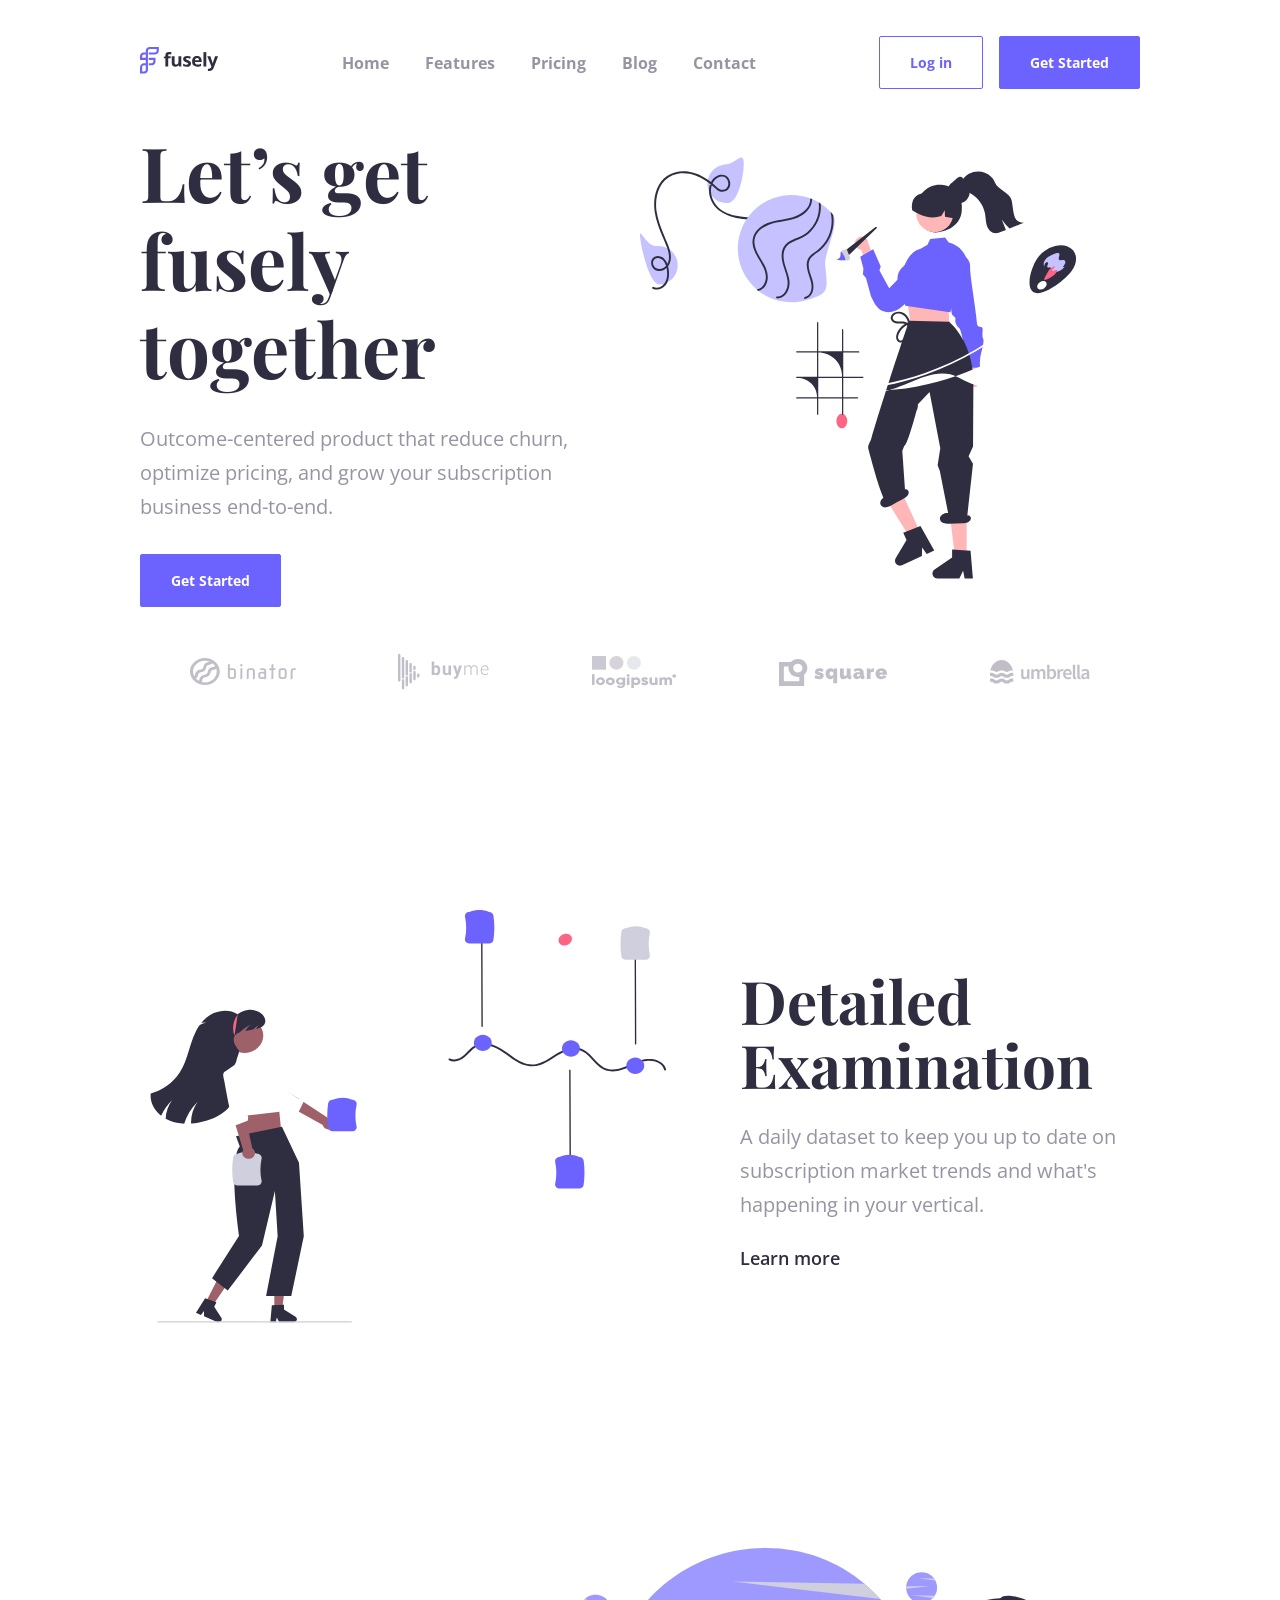
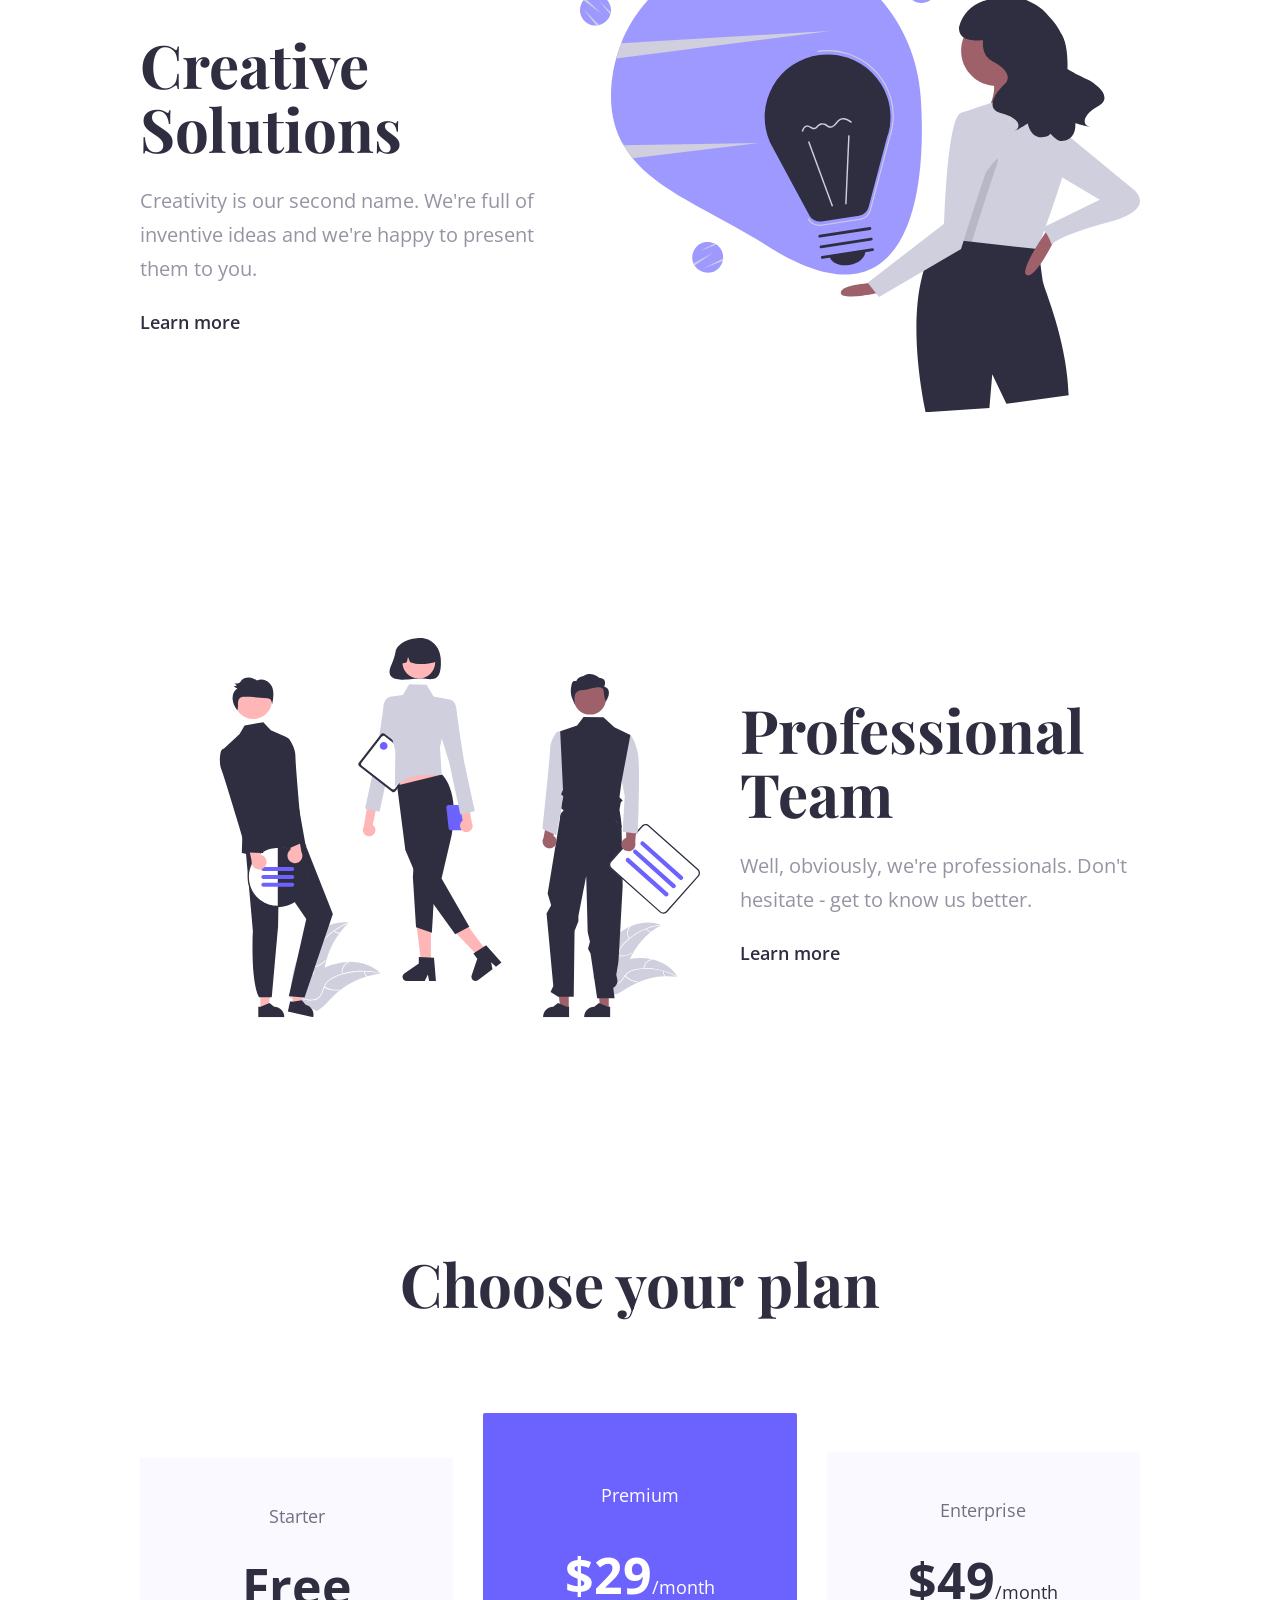
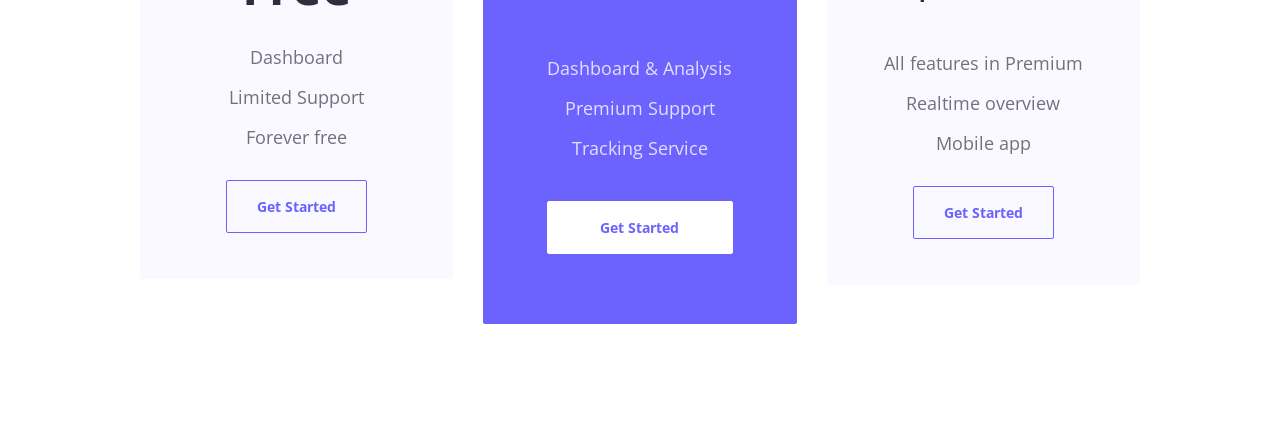
<file: figma/index.html>
<!DOCTYPE html>
<html lang="en">
<head>
    <meta charset="UTF-8">
    <meta name="viewport" content="width=device-width, initial-scale=1.0">
    <title>Fusely</title>
    <link rel="preconnect" href="https://fonts.googleapis.com">
    <link rel="preconnect" href="https://fonts.gstatic.com" crossorigin>
    <link href="https://fonts.googleapis.com/css2?family=Open+Sans:wght@400;600;700&family=Playfair+Display:wght@700&display=swap" rel="stylesheet">
    <link rel="stylesheet" href="./css/container.css">
    <link rel="stylesheet" href="./css/style.css">
</head>
<body>

<header class="container">
    <a href="index.html">
        <img src="./images/fusely-logo.svg" alt="Fusely">
    </a>

    <nav>
        <ul class="nav-links">
            <li><a href="#">Home</a></li>
            <li><a href="#">Features</a></li>
            <li><a href="#pricing">Pricing</a></li>
            <li><a href="#">Blog</a></li>
            <li><a href="#">Contact</a></li>
        </ul>
    </nav>

    <div class="actions">
        <a href="#" class="btn btn-primary">Log in</a>
        <a href="#" class="btn btn-secondary">Get Started</a>
    </div>

    <div class="burger-menu-icon">
        <div class="line"></div>
        <div class="line"></div>
        <div class="line"></div>
    </div>
</header>

<section class="container hero-section">
    <div class="hero-content">
        <h2>Let’s get fusely together</h2>
        <p>Outcome-centered product that reduce churn, optimize pricing, and grow your subscription business end-to-end.</p>
        <a href="#" class="btn btn-secondary">Get Started</a>
    </div>

    <figure>
        <img src="./images/hero-image.svg" alt="Hero Image">
    </figure>
</section>

<section class="small-container partners-section">
    <img src="./images/binator-logo.svg" alt="Binator">
    <img src="./images/buyme-logo.svg" alt="Buyme">
    <img src="./images/loogipsum-logo.svg" alt="Loogipsum">
    <img src="./images/square-logo.svg" alt="Square">
    <img src="./images/umbrella-logo.svg" alt="Umbrella">
</section>

<section class="small-container partners-section-mobile">
    <div class="row-1">
        <img src="./images/binator-logo.svg" alt="Binator">
        <img src="./images/buyme-logo.svg" alt="Buyme">
        <img src="./images/loogipsum-logo.svg" alt="Loogipsum">
    </div>

    <div class="row-2">
        <img src="./images/square-logo.svg" alt="Square">
        <img src="./images/umbrella-logo.svg" alt="Umbrella">
    </div>
</section>

<section class="container features-section">
    <figure class="features-banner-wrapper">
        <img src="./images/Illustration.svg" alt="Illustration">
    </figure>

    <div class="features-content">
        <h4>Detailed Examination</h4>
        <p>A daily dataset to keep you up to date on subscription market trends and what's happening in your vertical.</p>
        <a href="#">Learn more</a>
    </div>
</section>

<section class="container features-section row-reverse">
    <figure class="features-banner-wrapper">
        <img src="./images/undraw_new_ideas_jdea.svg" alt="Creative Solutions">
    </figure>

    <div class="features-content">
        <h4>Creative Solutions</h4>
        <p>Creativity is our second name. We're full of inventive ideas and we're happy to present them to you.</p>
        <a href="#">Learn more</a>
    </div>
</section>

<section class="container features-section">
    <figure class="features-banner-wrapper">
        <img src="./images/undraw_team.svg" alt="Professional Team">
    </figure>

    <div class="features-content">
        <h4>Professional Team</h4>
        <p>Well, obviously, we're professionals. Don't hesitate - get to know us better.</p>
        <a href="#">Learn more</a>
    </div>
</section>

<section class="container pricing-section" id="pricing">
    <h2>Choose your plan</h2>

    <div class="pricing-cards">

        <div class="pricing-card">
            <p class="plan-name">Starter</p>

            <h3>Free</h3>

            <div class="plan-features">
                <p>Dashboard</p>
                <p>Limited Support</p>
                <p>Forever free</p>
            </div>

            <a href="#" class="plan-btn">Get Started</a>
        </div>

        <div class="pricing-card premium">
            <p class="plan-name">Premium</p>

            <h3>$29<span>/month</span></h3>

            <div class="plan-features">
                <p>Dashboard & Analysis</p>
                <p>Premium Support</p>
                <p>Tracking Service</p>
            </div>

            <a href="#" class="plan-btn">Get Started</a>
        </div>

        <div class="pricing-card">
            <p class="plan-name">Enterprise</p>

            <h3>$49<span>/month</span></h3>

            <div class="plan-features">
                <p>All features in Premium</p>
                <p>Realtime overview</p>
                <p>Mobile app</p>
            </div>

            <a href="#" class="plan-btn">Get Started</a>
        </div>

    </div>
</section>

</body>
</html>
</file>
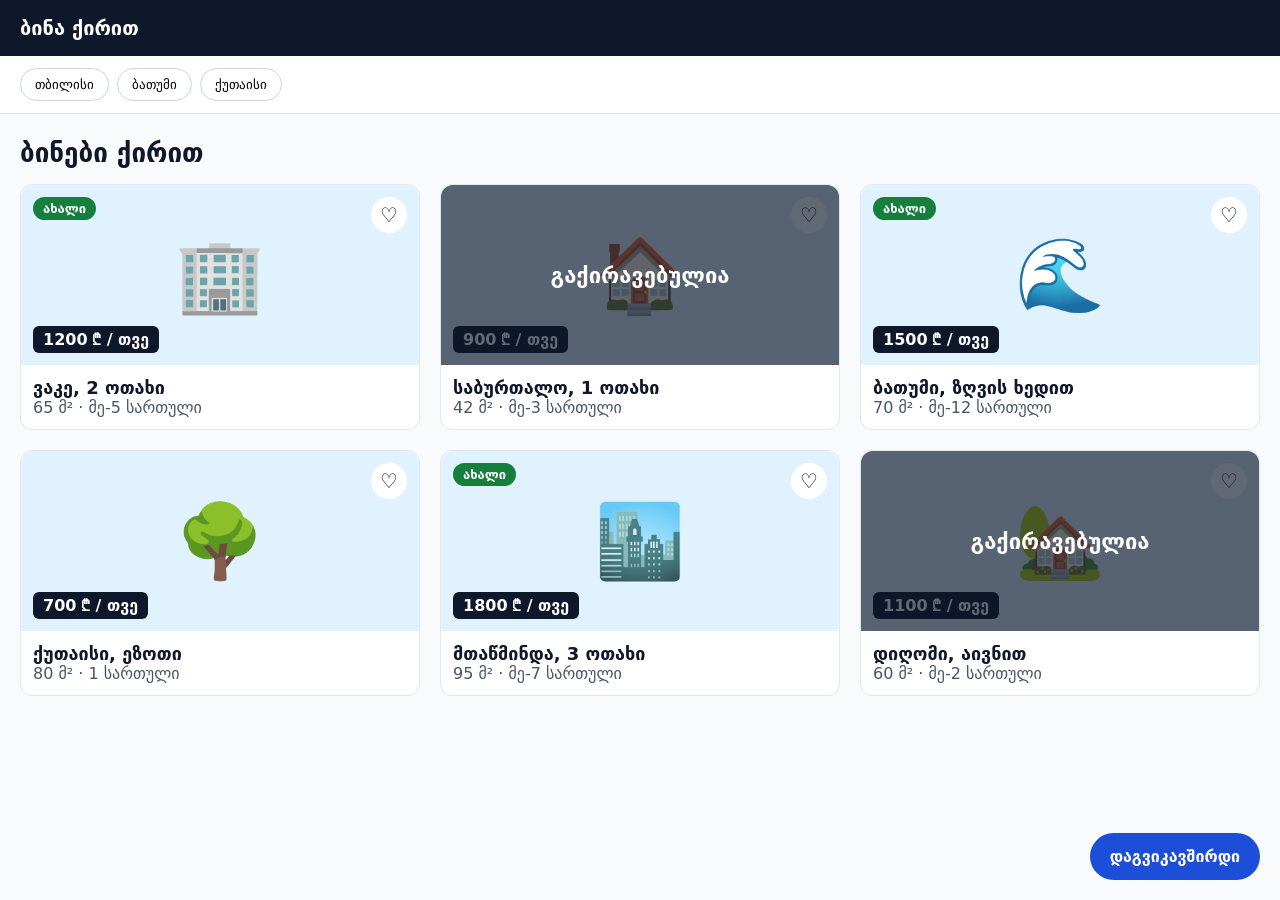
<file: homework/index.html>
<!DOCTYPE html>
<html lang="ka">
<head>
    <meta charset="UTF-8">
    <meta name="viewport" content="width=device-width, initial-scale=1.0">
    <title>ბინები ქირით</title>
    <link rel="stylesheet" href="style.css">
</head>
<body>
<header class="site-header">
    <p class="site-header__logo">ბინა ქირით</p>
</header>

<nav class="filters" aria-label="ქალაქები">
    <button class="filters__btn" type="button">თბილისი</button>
    <button class="filters__btn" type="button">ბათუმი</button>
    <button class="filters__btn" type="button">ქუთაისი</button>
</nav>

<main class="listings">
    <h1 class="listings__title">ბინები ქირით</h1>

    <div class="listings__grid">
        <article class="listing">
            <div class="listing__media">
                <div class="listing__photo" aria-hidden="true">🏢</div>
                <span class="listing__badge">ახალი</span>
                <button class="listing__fav" type="button" aria-label="რჩეულებში დამატება">♡</button>
                <p class="listing__price">1200 ₾ / თვე</p>
            </div>
            <h2 class="listing__title">ვაკე, 2 ოთახი</h2>
            <p class="listing__info">65 მ² · მე-5 სართული</p>
        </article>

        <article class="listing">
            <div class="listing__media">
                <div class="listing__photo" aria-hidden="true">🏠</div>
                <button class="listing__fav" type="button" aria-label="რჩეულებში დამატება">♡</button>
                <p class="listing__price">900 ₾ / თვე</p>
                <p class="listing__rented">გაქირავებულია</p>
            </div>
            <h2 class="listing__title">საბურთალო, 1 ოთახი</h2>
            <p class="listing__info">42 მ² · მე-3 სართული</p>
        </article>

        <article class="listing">
            <div class="listing__media">
                <div class="listing__photo" aria-hidden="true">🌊</div>
                <span class="listing__badge">ახალი</span>
                <button class="listing__fav" type="button" aria-label="რჩეულებში დამატება">♡</button>
                <p class="listing__price">1500 ₾ / თვე</p>
            </div>
            <h2 class="listing__title">ბათუმი, ზღვის ხედით</h2>
            <p class="listing__info">70 მ² · მე-12 სართული</p>
        </article>

        <article class="listing">
            <div class="listing__media">
                <div class="listing__photo" aria-hidden="true">🌳</div>
                <button class="listing__fav" type="button" aria-label="რჩეულებში დამატება">♡</button>
                <p class="listing__price">700 ₾ / თვე</p>
            </div>
            <h2 class="listing__title">ქუთაისი, ეზოთი</h2>
            <p class="listing__info">80 მ² · 1 სართული</p>
        </article>

        <article class="listing">
            <div class="listing__media">
                <div class="listing__photo" aria-hidden="true">🏙️</div>
                <span class="listing__badge">ახალი</span>
                <button class="listing__fav" type="button" aria-label="რჩეულებში დამატება">♡</button>
                <p class="listing__price">1800 ₾ / თვე</p>
            </div>
            <h2 class="listing__title">მთაწმინდა, 3 ოთახი</h2>
            <p class="listing__info">95 მ² · მე-7 სართული</p>
        </article>

        <article class="listing">
            <div class="listing__media">
                <div class="listing__photo" aria-hidden="true">🏡</div>
                <button class="listing__fav" type="button" aria-label="რჩეულებში დამატება">♡</button>
                <p class="listing__price">1100 ₾ / თვე</p>
                <p class="listing__rented">გაქირავებულია</p>
            </div>
            <h2 class="listing__title">დიღომი, აივნით</h2>
            <p class="listing__info">60 მ² · მე-2 სართული</p>
        </article>
    </div>
</main>

<a class="contact-btn" href="mailto:info@example.com">დაგვიკავშირდი</a>
</body>
</html>
</file>
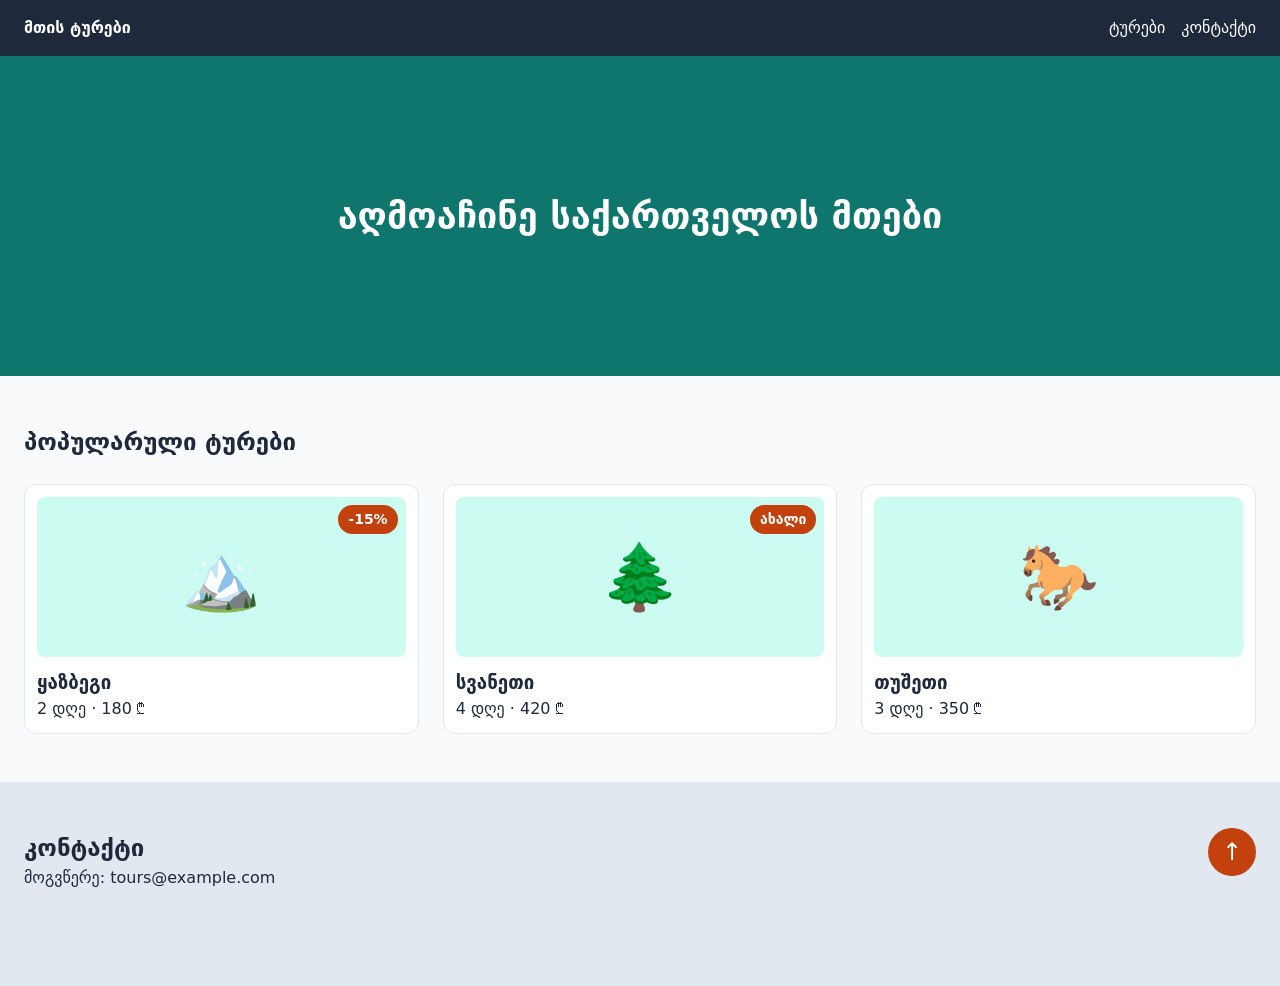
<file: live-coding/index.html>
<!DOCTYPE html>
<html lang="ka">
<head>
    <meta charset="UTF-8">
    <meta name="viewport" content="width=device-width, initial-scale=1.0">
    <title>მთის ტურები</title>
    <link rel="stylesheet" href="style.css">
</head>
<body>
<header class="header">
    <p class="header__logo">მთის ტურები</p>
    <nav class="header__nav" aria-label="მთავარი მენიუ">
        <a class="header__link" href="#tours">ტურები</a>
        <a class="header__link" href="#contact">კონტაქტი</a>
    </nav>
</header>
<main>
    <section class="hero">
        <h1 class="hero__title">აღმოაჩინე საქართველოს მთები</h1>
    </section>
    <section class="tours" id="tours">
        <h2 class="tours__title">პოპულარული ტურები</h2>
        <div class="tours__grid">
            <article class="tour">
                <div class="tour__image" aria-hidden="true">🏔️</div>
                <h3 class="tour__name">ყაზბეგი</h3>
                <p class="tour__info">2 დღე · 180 ₾</p>
                <span class="tour__badge">-15%</span>
            </article>
            <article class="tour">
                <div class="tour__image" aria-hidden="true">🌲</div>
                <h3 class="tour__name">სვანეთი</h3>
                <p class="tour__info">4 დღე · 420 ₾</p>
                <span class="tour__badge">ახალი</span>
            </article>
            <article class="tour">
                <div class="tour__image" aria-hidden="true">🐎</div>
                <h3 class="tour__name">თუშეთი</h3>
                <p class="tour__info">3 დღე · 350 ₾</p>
            </article>
        </div>
    </section>
    <section class="contact" id="contact">
        <h2 class="contact__title">კონტაქტი</h2>
        <p class="contact__text">მოგვწერე: tours@example.com</p>
    </section>
</main>
<a class="to-top" href="#top" aria-label="გვერდის დასაწყისში დაბრუნება">↑</a>
</body>
</html>
</file>
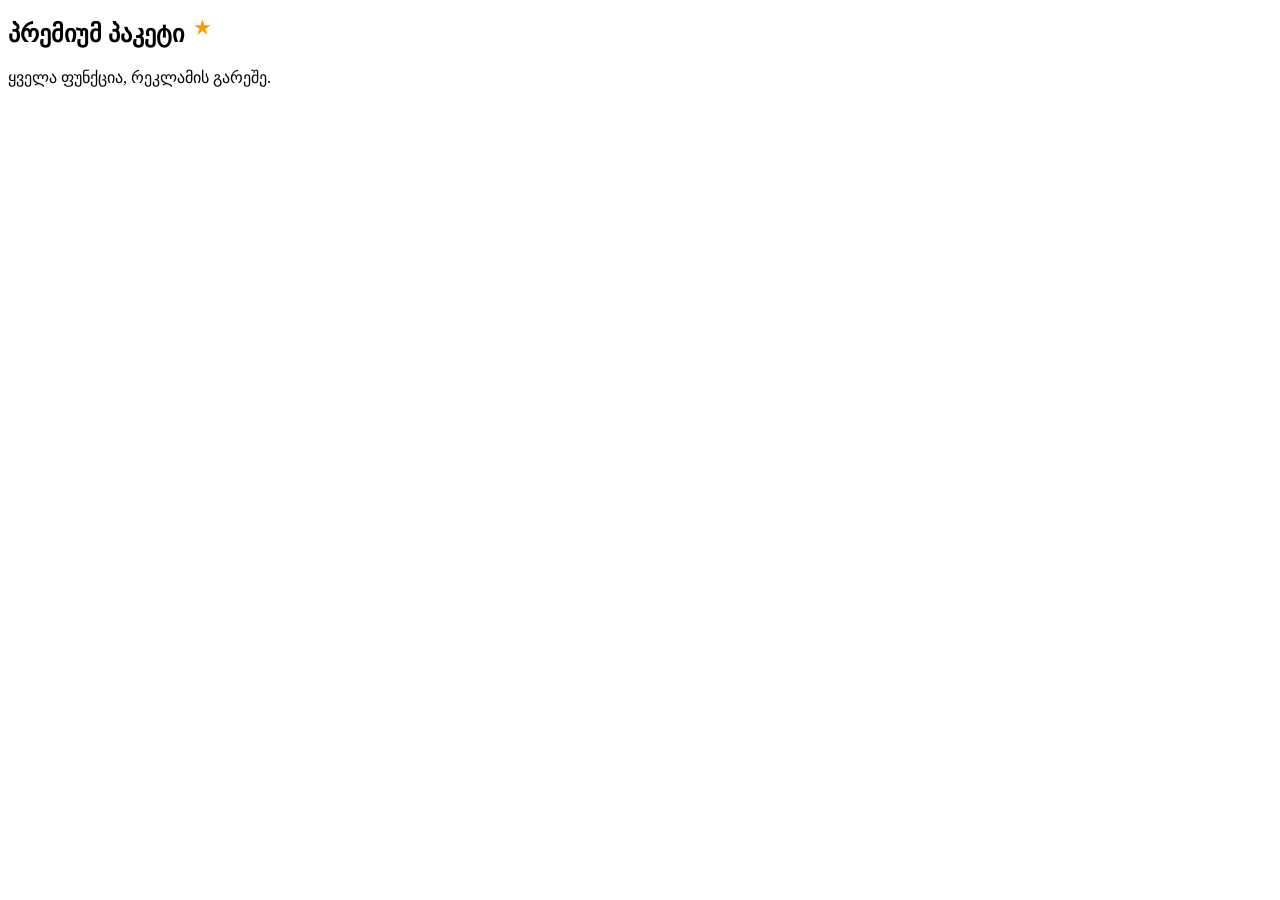
<file: mini-1/index.html>
<!DOCTYPE html>
<html lang="ka">
<head>
    <meta charset="UTF-8">
    <meta name="viewport" content="width=device-width, initial-scale=1.0">
    <title>Mini Exercise 1</title>
    <link rel="stylesheet" href="style.css">
</head>
<body>
<h2 class="plan">პრემიუმ პაკეტი <span class="plan__star">★</span></h2>
<p class="plan__text">ყველა ფუნქცია, რეკლამის გარეშე.</p>
</body>
</html>
</file>
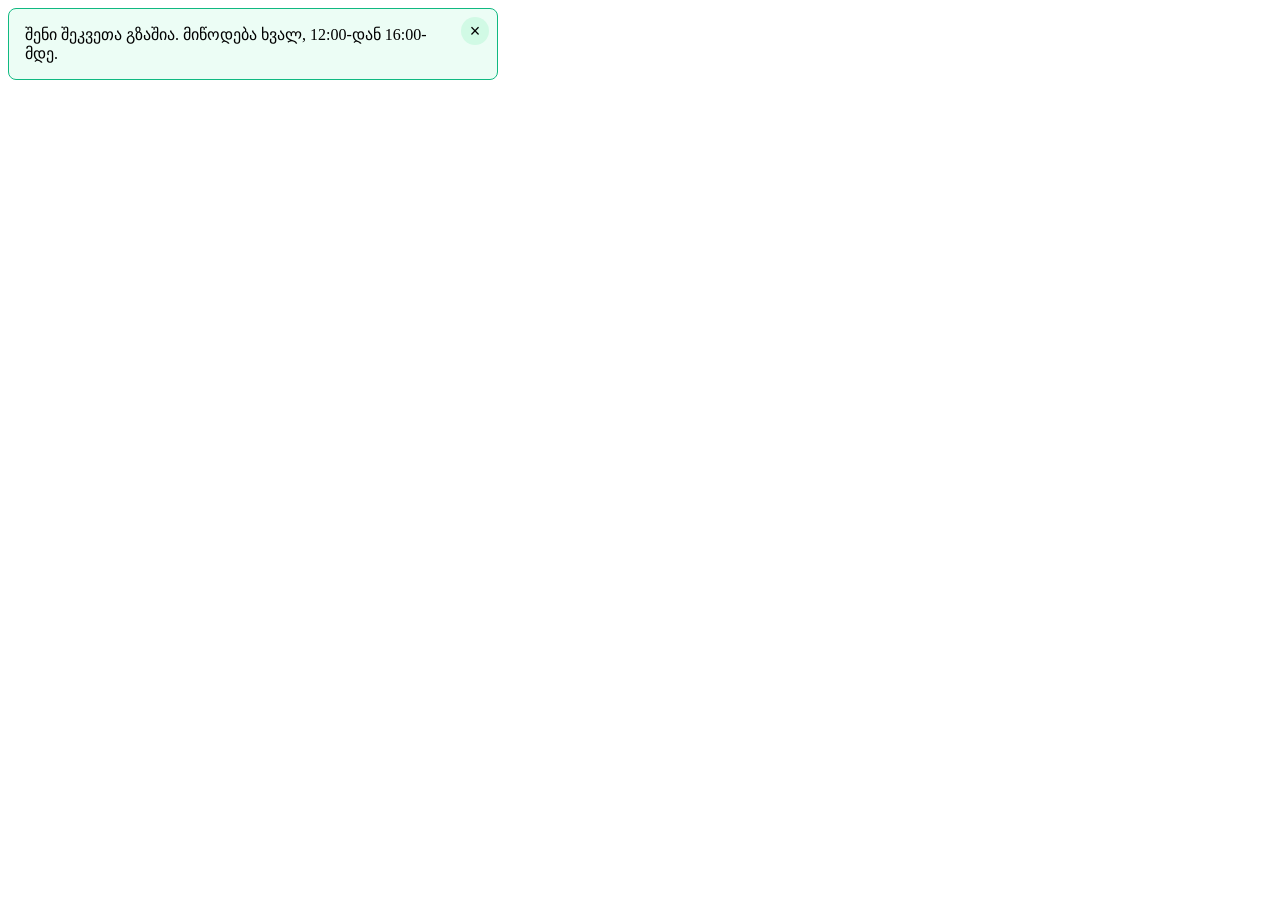
<file: mini-2/index.html>
<!DOCTYPE html>
<html lang="ka">
<head>
    <meta charset="UTF-8">
    <meta name="viewport" content="width=device-width, initial-scale=1.0">
    <title>Mini Exercise 2</title>
    <link rel="stylesheet" href="style.css">
</head>
<body>
<div class="notice">
    <p class="notice__text">შენი შეკვეთა გზაშია. მიწოდება ხვალ, 12:00-დან 16:00-მდე.</p>
    <button class="notice__close" type="button" aria-label="შეტყობინების დახურვა">×</button>
</div>
</body>
</html>
</file>
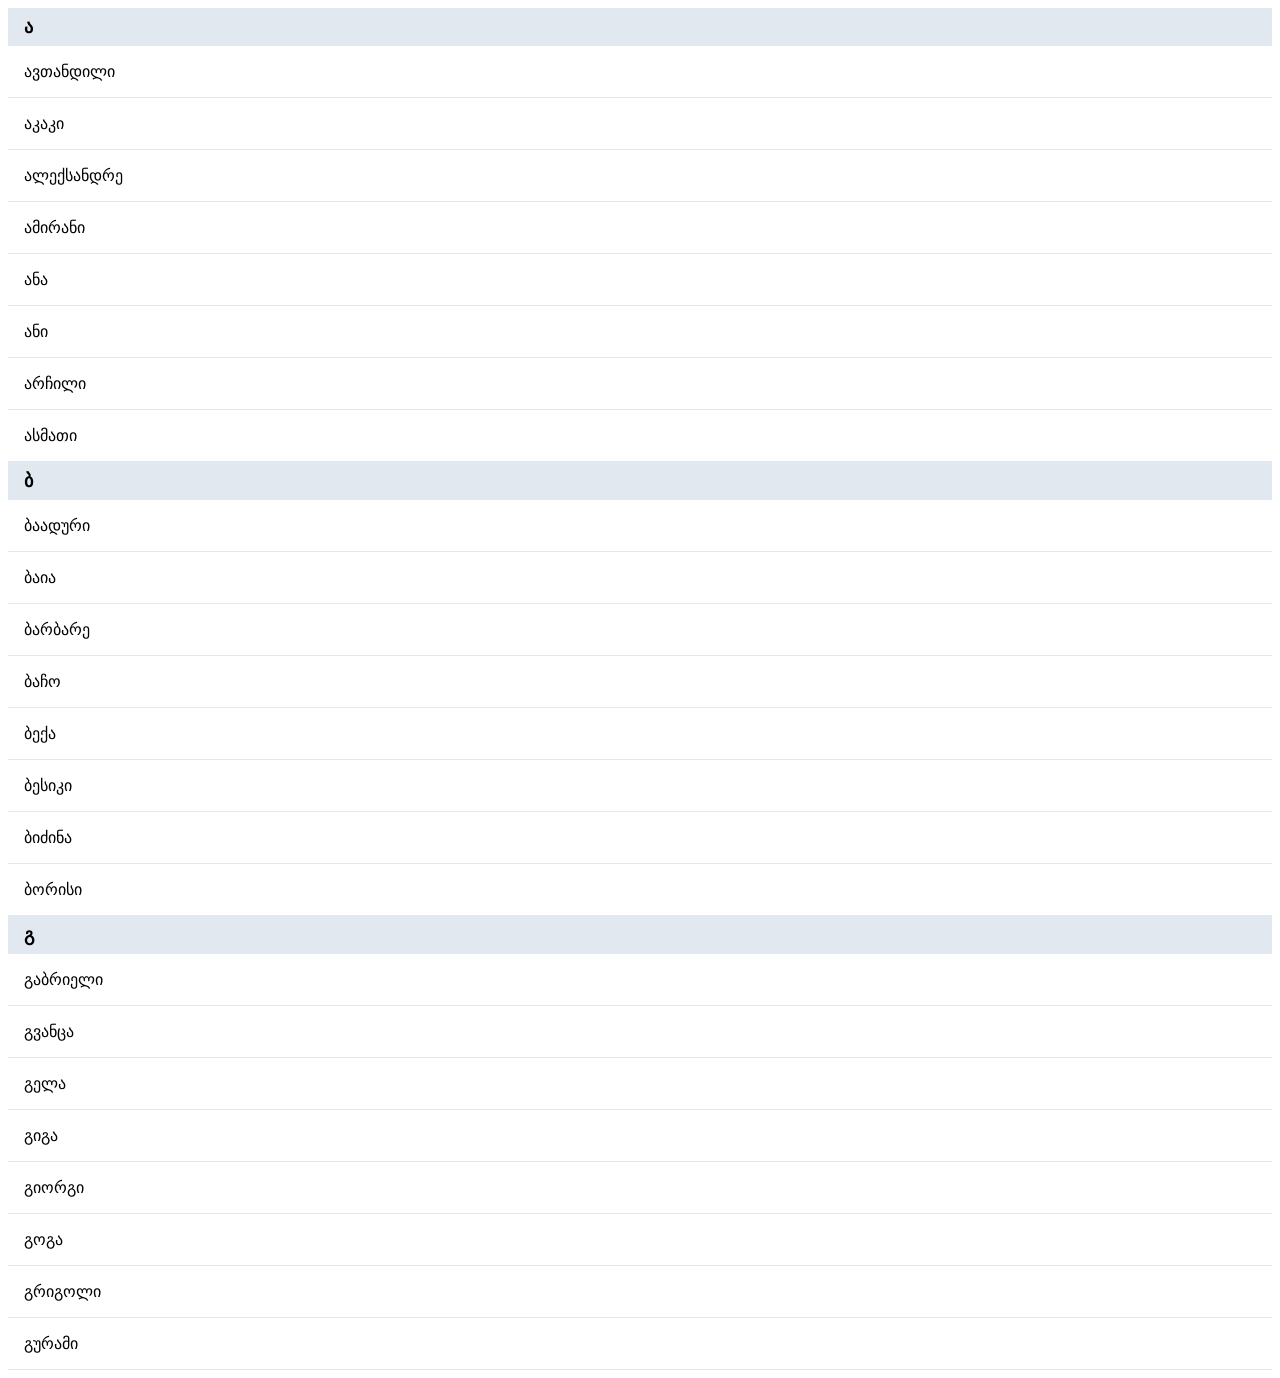
<file: mini-3/index.html>
<!DOCTYPE html>
<html lang="ka">
<head>
    <meta charset="UTF-8">
    <meta name="viewport" content="width=device-width, initial-scale=1.0">
    <title>Mini Exercise 3</title>
    <link rel="stylesheet" href="style.css">
</head>
<body>
<main class="contacts">
    <section class="group">
        <h2 class="group__letter">ა</h2>
        <ul class="group__list">
            <li>ავთანდილი</li>
            <li>აკაკი</li>
            <li>ალექსანდრე</li>
            <li>ამირანი</li>
            <li>ანა</li>
            <li>ანი</li>
            <li>არჩილი</li>
            <li>ასმათი</li>
        </ul>
    </section>

    <section class="group">
        <h2 class="group__letter">ბ</h2>
        <ul class="group__list">
            <li>ბაადური</li>
            <li>ბაია</li>
            <li>ბარბარე</li>
            <li>ბაჩო</li>
            <li>ბექა</li>
            <li>ბესიკი</li>
            <li>ბიძინა</li>
            <li>ბორისი</li>
        </ul>
    </section>

    <section class="group">
        <h2 class="group__letter">გ</h2>
        <ul class="group__list">
            <li>გაბრიელი</li>
            <li>გვანცა</li>
            <li>გელა</li>
            <li>გიგა</li>
            <li>გიორგი</li>
            <li>გოგა</li>
            <li>გრიგოლი</li>
            <li>გურამი</li>
        </ul>
    </section>
</main>
</body>
</html>
</file>
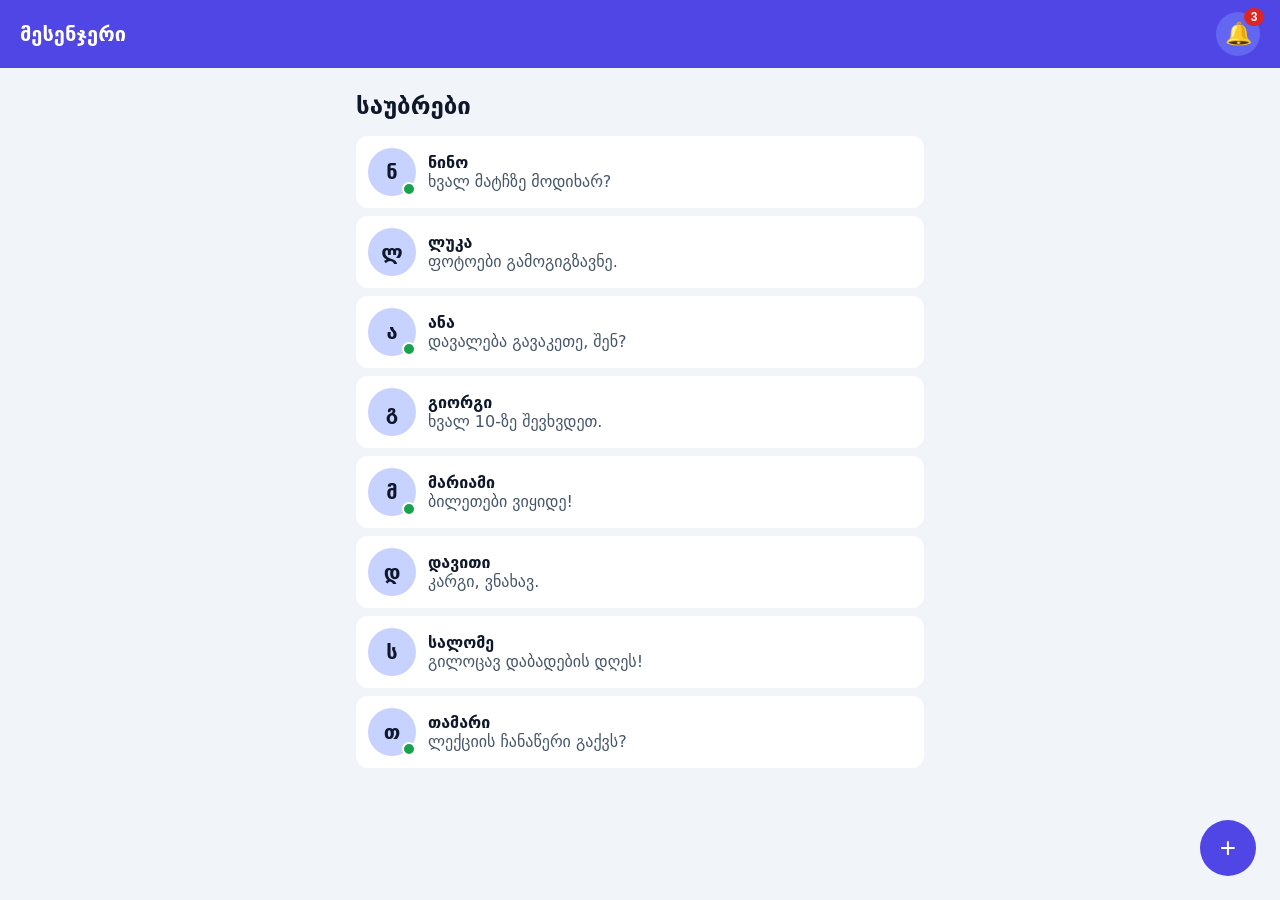
<file: practical-task/index.html>
<!DOCTYPE html>
<html lang="ka">
<head>
    <meta charset="UTF-8">
    <meta name="viewport" content="width=device-width, initial-scale=1.0">
    <title>მესენჯერი</title>
    <link rel="stylesheet" href="style.css">
</head>
<body>
<header class="topbar">
    <p class="topbar__title">მესენჯერი</p>
    <button class="bell" type="button" aria-label="შეტყობინებები, 3 ახალი">
        🔔
        <span class="bell__count" aria-hidden="true">3</span>
    </button>
</header>
<main class="chats">
    <h1 class="chats__title">საუბრები</h1>
    <ul class="chat-list">
        <li class="chat">
            <div class="chat__avatar" aria-hidden="true">ნ<span class="chat__status"></span></div>
            <div>
                <p class="chat__name">ნინო</p>
                <p class="chat__text">ხვალ მატჩზე მოდიხარ?</p>
            </div>
        </li>
        <li class="chat">
            <div class="chat__avatar" aria-hidden="true">ლ</div>
            <div>
                <p class="chat__name">ლუკა</p>
                <p class="chat__text">ფოტოები გამოგიგზავნე.</p>
            </div>
        </li>
        <li class="chat">
            <div class="chat__avatar" aria-hidden="true">ა<span class="chat__status"></span></div>
            <div>
                <p class="chat__name">ანა</p>
                <p class="chat__text">დავალება გავაკეთე, შენ?</p>
            </div>
        </li>
        <li class="chat">
            <div class="chat__avatar" aria-hidden="true">გ</div>
            <div>
                <p class="chat__name">გიორგი</p>
                <p class="chat__text">ხვალ 10-ზე შევხვდეთ.</p>
            </div>
        </li>
        <li class="chat">
            <div class="chat__avatar" aria-hidden="true">მ<span class="chat__status"></span></div>
            <div>
                <p class="chat__name">მარიამი</p>
                <p class="chat__text">ბილეთები ვიყიდე!</p>
            </div>
        </li>
        <li class="chat">
            <div class="chat__avatar" aria-hidden="true">დ</div>
            <div>
                <p class="chat__name">დავითი</p>
                <p class="chat__text">კარგი, ვნახავ.</p>
            </div>
        </li>
        <li class="chat">
            <div class="chat__avatar" aria-hidden="true">ს</div>
            <div>
                <p class="chat__name">სალომე</p>
                <p class="chat__text">გილოცავ დაბადების დღეს!</p>
            </div>
        </li>
        <li class="chat">
            <div class="chat__avatar" aria-hidden="true">თ<span class="chat__status"></span></div>
            <div>
                <p class="chat__name">თამარი</p>
                <p class="chat__text">ლექციის ჩანაწერი გაქვს?</p>
            </div>
        </li>
    </ul>
</main>
<button class="new-chat" type="button" aria-label="ახალი საუბარი">+</button>
</body>
</html>
</file>
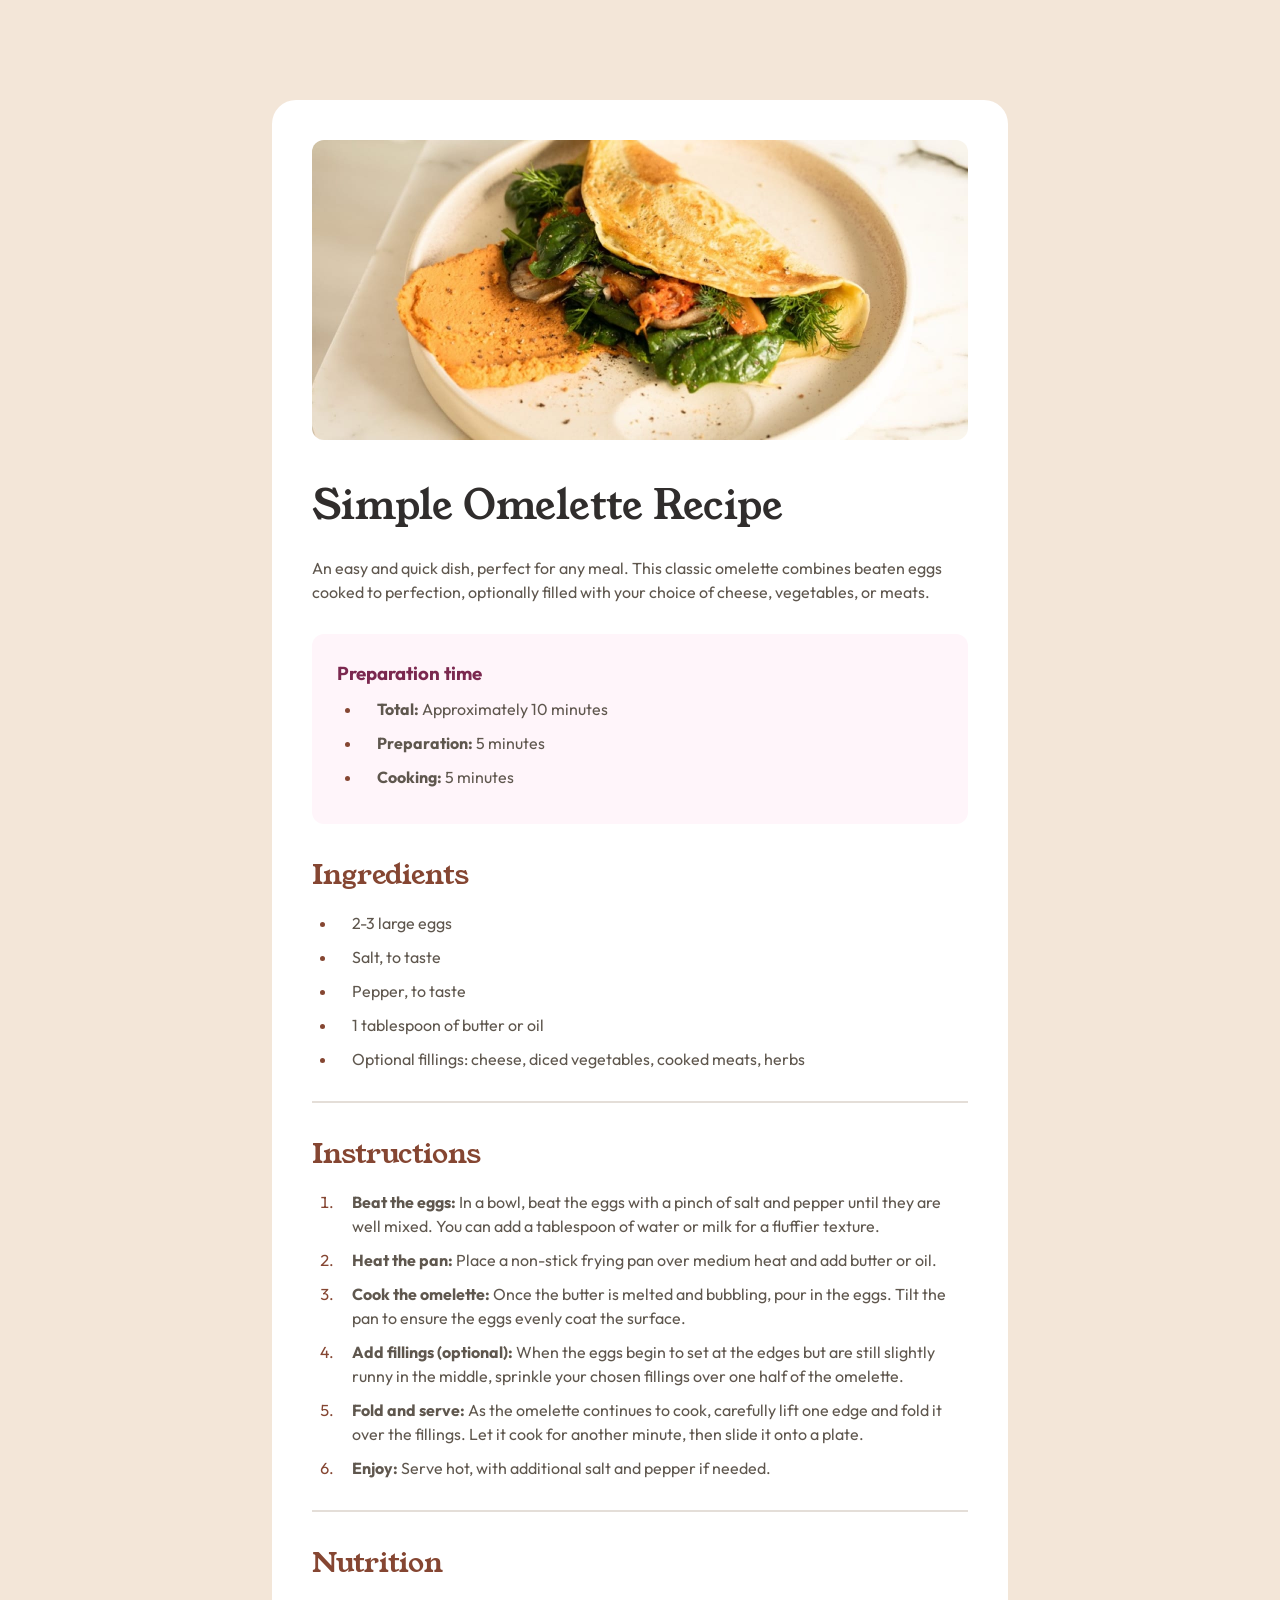
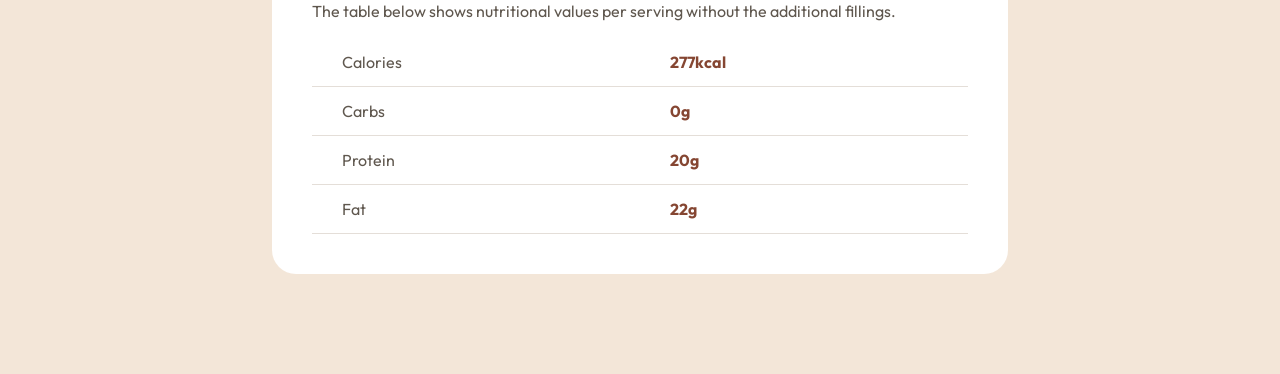
<file: recipe/index.html>
<!DOCTYPE html>
<html lang="en">
<head>
    <meta charset="UTF-8">
    <meta name="viewport" content="width=device-width, initial-scale=1.0">
    <title>Recipe Page</title>
    <link rel="stylesheet" href="style.css">
    <link href="https://fonts.googleapis.com/css2?family=Outfit:wght@400;600;700&family=Young+Serif&display=swap" rel="stylesheet">
</head>
<body>

<main class="recipe">
    <img src="images/image-omelette.jpeg" alt="Omelette">

    <div class="content">
        <h1>Simple Omelette Recipe</h1>

        <p>An easy and quick dish, perfect for any meal. This classic omelette combines beaten eggs cooked to perfection, optionally filled with your choice of cheese, vegetables, or meats.</p>

        <div class="preparation">
            <h3>Preparation time</h3>
            <ul>
                <li><b>Total:</b> Approximately 10 minutes</li>
                <li><b>Preparation:</b> 5 minutes</li>
                <li><b>Cooking:</b> 5 minutes</li>
            </ul>
        </div>

        <section>
            <h2>Ingredients</h2>
            <ul>
                <li>2-3 large eggs</li>
                <li>Salt, to taste</li>
                <li>Pepper, to taste</li>
                <li>1 tablespoon of butter or oil</li>
                <li>Optional fillings: cheese, diced vegetables, cooked meats, herbs</li>
            </ul>
        </section>

        <hr>

        <section>
            <h2>Instructions</h2>
            <ol>
                <li><b>Beat the eggs:</b> In a bowl, beat the eggs with a pinch of salt and pepper until they are well mixed. You can add a tablespoon of water or milk for a fluffier texture.</li>
                <li><b>Heat the pan:</b> Place a non-stick frying pan over medium heat and add butter or oil.</li>
                <li><b>Cook the omelette:</b> Once the butter is melted and bubbling, pour in the eggs. Tilt the pan to ensure the eggs evenly coat the surface.</li>
                <li><b>Add fillings (optional):</b> When the eggs begin to set at the edges but are still slightly runny in the middle, sprinkle your chosen fillings over one half of the omelette.</li>
                <li><b>Fold and serve:</b> As the omelette continues to cook, carefully lift one edge and fold it over the fillings. Let it cook for another minute, then slide it onto a plate.</li>
                <li><b>Enjoy:</b> Serve hot, with additional salt and pepper if needed.</li>
            </ol>
        </section>

        <hr>

        <section>
            <h2>Nutrition</h2>
            <p>The table below shows nutritional values per serving without the additional fillings.</p>

            <table>
                <tr>
                    <td>Calories</td>
                    <td>277kcal</td>
                </tr>
                <tr>
                    <td>Carbs</td>
                    <td>0g</td>
                </tr>
                <tr>
                    <td>Protein</td>
                    <td>20g</td>
                </tr>
                <tr>
                    <td>Fat</td>
                    <td>22g</td>
                </tr>
            </table>
        </section>
    </div>
</main>

</body>
</html>
</file>
<file: figma/css/container.css>
.container {
    width: 1180px;
}

@media (max-width: 1440px) {
    .container {
        width: 1000px;
    }
}

@media (max-width: 1200px) {
    .container {
        width: 940px;
    }
}

@media (max-width: 1024px) {
    .container {
        width: auto;
        padding-inline: 60px;
    }
}

@media (max-width: 768px) {
    .container {
        padding-inline: 30px;
    }
}

@media (max-width: 576px) {
    .container {
        padding-inline: 20px;
    }
}

.small-container {
    width: 900px;
}

@media (max-width: 1024px) {
    .small-container {
        width: auto;
        padding-inline: 60px;
    }
}
</file>
<file: figma/css/style.css>
* {
    margin: 0;
    padding: 0;
    box-sizing: border-box;
}

body {
    font-family: "Open Sans", sans-serif;
}

a {
    text-decoration: none;
}

header {
    margin: 0 auto;
    padding-top: 36px;
    display: flex;
    justify-content: space-between;
    align-items: center;
}

.nav-links {
    display: flex;
    list-style: none;
    gap: 36px;
}

.nav-links a {
    color: rgba(152, 147, 163, 1);
    font-size: 16px;
    font-weight: 700;
}

.nav-links a:hover {
    color: rgba(47, 46, 65, 1);
}

.actions {
    display: flex;
    gap: 16px;
}

.btn {
    padding: 16px 30px;
    border: 1px solid rgba(108, 99, 255, 1);
    border-radius: 2px;
    font-size: 14px;
    font-weight: 700;
}

.btn-primary {
    color: rgba(108, 99, 255, 1);
}

.btn-secondary {
    color: white;
    background-color: rgba(108, 99, 255, 1);
}

.burger-menu-icon {
    display: none;
    flex-direction: column;
    gap: 5px;
}

.line {
    width: 25px;
    height: 3px;
    background-color: rgba(108, 99, 255, 1);
}

.hero-section {
    margin: 39px auto 0;
    display: flex;
    justify-content: space-between;
    align-items: center;
    gap: 30px;
}

.hero-content {
    display: flex;
    flex-direction: column;
    align-items: flex-start;
    gap: 30px;
}

.hero-content h2 {
    font-family: "Playfair Display", serif;
    font-size: 86px;
    line-height: 88px;
    color: rgba(47, 46, 65, 1);
    max-width: 489px;
}

.hero-content p {
    font-size: 20px;
    line-height: 34px;
    color: rgba(152, 147, 163, 1);
    max-width: 489px;
}

.hero-section figure {
    max-width: 50%;
}

.hero-section img {
    width: 100%;
}

.partners-section {
    margin: 47px auto 0;
    display: flex;
    justify-content: space-between;
    align-items: center;
}

.partners-section-mobile {
    display: none;
}

.row-reverse {
    flex-direction: row-reverse;
}

.features-section {
    margin: 220px auto 0;
    display: flex;
    justify-content: space-between;
    align-items: center;
    gap: 40px;
}

.features-banner-wrapper {
    width: 600px;
}

.features-banner-wrapper img {
    width: 100%;
}

.features-content {
    max-width: 400px;
    display: flex;
    flex-direction: column;
    gap: 24px;
}

.features-content h4 {
    font-family: "Playfair Display", serif;
    font-size: 60px;
    line-height: 64px;
    color: rgba(47, 46, 65, 1);
}

.features-content p {
    font-size: 20px;
    line-height: 34px;
    color: rgba(152, 147, 163, 1);
}

.features-content a {
    color: rgba(47, 46, 65, 1);
    font-size: 18px;
    font-weight: 600;
}

.pricing-section {
    margin: 220px auto 100px;
}

.pricing-section h2 {
    font-family: "Playfair Display", serif;
    font-size: 60px;
    color: rgba(47, 46, 65, 1);
    text-align: center;
    margin-bottom: 90px;
}

.pricing-cards {
    display: flex;
    justify-content: space-between;
    align-items: center;
    gap: 30px;
}

.pricing-card {
    width: 363px;
    min-height: 421px;
    padding: 46px 20px;
    background-color: rgba(236, 235, 255, 0.3);
    border-radius: 2px;
    display: flex;
    flex-direction: column;
    align-items: center;
    text-align: center;
    gap: 30px;
}

.plan-name {
    font-size: 18px;
    color: rgba(113, 112, 130, 1);
}

.pricing-card h3 {
    font-size: 50px;
    line-height: 56px;
    color: rgba(47, 46, 65, 1);
}

.pricing-card h3 span {
    font-size: 18px;
    font-weight: 400;
}

.plan-features {
    display: flex;
    flex-direction: column;
    gap: 14px;
    color: rgba(113, 112, 130, 1);
    font-size: 18px;
    line-height: 26px;
}

.plan-btn {
    display: block;
    padding: 16px 30px;
    border: 1px solid rgba(108, 99, 255, 1);
    border-radius: 2px;
    color: rgba(108, 99, 255, 1);
    font-size: 14px;
    font-weight: 700;
}

.premium {
    min-height: 502px;
    padding: 70px 20px;
    background-color: rgba(108, 99, 255, 1);
    gap: 40px;
}

.premium .plan-name {
    color: white;
}

.premium h3 {
    color: white;
}

.premium .plan-features {
    color: rgba(255, 255, 255, 0.8);
}

.premium .plan-btn {
    width: 186px;
    background-color: white;
    border-color: white;
}

@media (max-width: 1440px) {
    .hero-content h2 {
        font-size: 76px;
    }
}

@media (max-width: 1200px) {
    .hero-content h2 {
        font-size: 60px;
        line-height: 65px;
    }

    .pricing-cards {
        gap: 20px;
    }
}

@media (max-width: 1024px) {
    nav, .actions {
        display: none;
    }

    .burger-menu-icon {
        display: flex;
    }

    .hero-section {
        flex-direction: column;
        align-items: flex-start;
    }

    .hero-content h2 {
        font-size: 70px;
        max-width: none;
    }

    .hero-section figure {
        max-width: 100%;
        width: 100%;
    }

    .partners-section {
        display: none;
    }

    .partners-section-mobile {
        display: flex;
        flex-direction: column;
        align-items: center;
        gap: 40px;
        margin-top: 60px;
    }

    .row-1, .row-2 {
        display: flex;
        justify-content: center;
        gap: 40px;
    }

    .features-section {
        flex-direction: column-reverse;
        align-items: flex-start;
        gap: 50px;
    }

    .features-banner-wrapper {
        width: 100%;
    }

    .features-content {
        max-width: none;
    }

    .pricing-cards {
        flex-direction: column;
        gap: 30px;
    }

    .pricing-card {
        width: 363px;
        max-width: 100%;
    }
}

@media (max-width: 576px) {
    .hero-content h2 {
        font-size: 50px;
        line-height: 60px;
    }

    .row-1, .row-2 {
        gap: 20px;
    }

    .partners-section-mobile img {
        max-width: 28%;
    }

    .features-content h4 {
        font-size: 42px;
        line-height: 50px;
    }

    .pricing-section h2 {
        font-size: 42px;
        margin-bottom: 50px;
    }

    .pricing-card {
        width: 100%;
    }
}
</file>
<file: homework/style.css>
* {
    margin: 0;
    padding: 0;
    box-sizing: border-box;
}

body {
    font-family: system-ui, sans-serif;
    background-color: #f8fafc;
    color: #0f172a;
}

.site-header {
    padding: 16px 20px;
    background-color: #0f172a;
    color: #ffffff;
}

.site-header__logo {
    font-size: 20px;
    font-weight: 700;
}

.filters {
    display: flex;
    gap: 8px;
    padding: 12px 20px;
    background-color: #ffffff;
    border-bottom: 1px solid #e2e8f0;
    position: sticky;
    top: 0;
    z-index: 10;
}

.filters__btn {
    padding: 8px 14px;
    border: 1px solid #cbd5e1;
    border-radius: 999px;
    background-color: #ffffff;
    cursor: pointer;
}

.listings {
    padding: 24px 20px;
    padding-bottom: 100px;
}

.listings__title {
    margin-bottom: 16px;
    font-size: 26px;
}

.listings__grid {
    display: grid;
    grid-template-columns: 1fr;
    gap: 20px;
}

.listing {
    border-radius: 12px;
    background-color: #ffffff;
    border: 1px solid #e2e8f0;
}

.listing__media {
    position: relative;
}

.listing__photo {
    height: 180px;
    border-radius: 12px 12px 0 0;
    background-color: #e0f2fe;
    font-size: 72px;
    line-height: 180px;
    text-align: center;
}

.listing__badge {
    position: absolute;
    top: 12px;
    left: 12px;
    padding: 4px 10px;
    border-radius: 999px;
    background-color: #15803d;
    color: #ffffff;
    font-size: 13px;
    font-weight: 700;
}

.listing__fav {
    position: absolute;
    top: 12px;
    right: 12px;
    width: 36px;
    height: 36px;
    border: none;
    border-radius: 50%;
    background-color: #ffffff;
    font-size: 20px;
    cursor: pointer;
}

.listing__price {
    position: absolute;
    bottom: 12px;
    left: 12px;
    padding: 4px 10px;
    border-radius: 6px;
    background-color: #0f172a;
    color: #ffffff;
    font-weight: 700;
}

.listing__rented {
    position: absolute;
    top: 0;
    right: 0;
    bottom: 0;
    left: 0;
    display: flex;
    justify-content: center;
    align-items: center;
    border-radius: 12px 12px 0 0;
    background-color: rgba(15, 23, 42, 0.65);
    color: #ffffff;
    font-size: 22px;
    font-weight: 700;
}

.listing__title {
    padding: 12px 12px 0;
    font-size: 18px;
}

.listing__info {
    padding: 0 12px 12px;
    color: #475569;
}

.contact-btn {
    position: fixed;
    right: 20px;
    bottom: 20px;
    padding: 14px 20px;
    border-radius: 999px;
    background-color: #1d4ed8;
    color: #ffffff;
    font-weight: 700;
    text-decoration: none;
}

@media (min-width: 640px) {
    .listings__grid {
        grid-template-columns: repeat(2, 1fr);
    }
}

@media (min-width: 960px) {
    .listings__grid {
        grid-template-columns: repeat(3, 1fr);
    }
}
</file>
<file: live-coding/style.css>
* {
    margin: 0;
    padding: 0;
    box-sizing: border-box;
}

:root {
    --color-dark: #1e293b;
    --color-accent: #c2410c;
    --color-bg: #f8fafc;
}

body {
    font-family: system-ui, sans-serif;
    background-color: var(--color-bg);
    color: var(--color-dark);
    line-height: 1.5;
}

.header {
    position: sticky;
    top: 0;
    z-index: 10;
    display: flex;
    justify-content: space-between;
    align-items: center;
    padding: 16px 24px;
    background-color: var(--color-dark);
    color: #ffffff;
}

.header__logo {
    font-weight: 700;
}

.header__nav {
    display: flex;
    gap: 16px;
}

.header__link {
    color: #ffffff;
    text-decoration: none;
}

.hero {
    position: relative;
    min-height: 320px;
    background-color: #0f766e;
    color: #ffffff;
}

.hero__title {
    position: absolute;
    top: 50%;
    left: 50%;
    transform: translate(-50%, -50%);
    width: 90%;
    font-size: 36px;
    text-align: center;
}

.tours {
    padding: 48px 24px;
}

.tours__title {
    margin-bottom: 24px;
}

.tours__grid {
    display: grid;
    grid-template-columns: 1fr;
    gap: 24px;
}

.tour {
    position: relative;
    padding: 12px;
    border: 1px solid #e2e8f0;
    border-radius: 12px;
    background-color: #ffffff;
}

.tour__image {
    height: 160px;
    border-radius: 8px;
    background-color: #ccfbf1;
    font-size: 64px;
    line-height: 160px;
    text-align: center;
}

.tour__name {
    margin-top: 12px;
}

.tour__badge {
    position: absolute;
    top: 20px;
    right: 20px;
    padding: 4px 10px;
    border-radius: 999px;
    background-color: var(--color-accent);
    color: #ffffff;
    font-size: 14px;
    font-weight: 700;
}

.contact {
    padding: 48px 24px 96px;
    background-color: #e2e8f0;
}

.to-top {
    position: fixed;
    right: 24px;
    bottom: 24px;
    display: block;
    width: 48px;
    height: 48px;
    border-radius: 50%;
    background-color: var(--color-accent);
    color: #ffffff;
    font-size: 24px;
    line-height: 48px;
    text-align: center;
    text-decoration: none;
}

@media (min-width: 700px) {
    .tours__grid {
        grid-template-columns: repeat(3, 1fr);
    }
}
</file>
<file: mini-1/style.css>
.plan__star {
    color: #f59e0b;
    font-size: 18px;
    position: relative;
    top: -8px;
    left: 4px;
}
</file>
<file: mini-2/style.css>
.notice {
    position: relative;
    max-width: 420px;
    padding: 16px;
    padding-right: 52px;
    border: 1px solid #10b981;
    border-radius: 8px;
    background-color: #ecfdf5;
}

.notice__text {
    margin: 0;
}

.notice__close {
    position: absolute;
    top: 8px;
    right: 8px;
    width: 28px;
    height: 28px;
    border: none;
    border-radius: 50%;
    background-color: #d1fae5;
    font-size: 18px;
    cursor: pointer;
}
</file>
<file: mini-3/style.css>
.group__letter {
    position: sticky;
    top: 0;
    margin: 0;
    padding: 8px 16px;
    background-color: #e2e8f0;
    font-size: 18px;
}

.group__list {
    margin: 0;
    padding: 0;
    list-style: none;
}

.group__list li {
    padding: 16px;
    border-bottom: 1px solid #e2e8f0;
}
</file>
<file: practical-task/style.css>
* {
    margin: 0;
    padding: 0;
    box-sizing: border-box;
}

body {
    font-family: system-ui, sans-serif;
    background-color: #f1f5f9;
    color: #0f172a;
}

.topbar {
    position: sticky;
    top: 0;
    z-index: 10;
    display: flex;
    justify-content: space-between;
    align-items: center;
    padding: 12px 20px;
    background-color: #4f46e5;
    color: #ffffff;
}

.topbar__title {
    font-size: 20px;
    font-weight: 700;
}

.bell {
    position: relative;
    width: 44px;
    height: 44px;
    border: none;
    border-radius: 50%;
    background-color: #6366f1;
    font-size: 22px;
    cursor: pointer;
}

.bell__count {
    position: absolute;
    top: -4px;
    right: -4px;
    min-width: 20px;
    padding: 2px 6px;
    border-radius: 999px;
    background-color: #dc2626;
    color: #ffffff;
    font-size: 12px;
    font-weight: 700;
}

.chats {
    max-width: 600px;
    margin: 0 auto;
    padding: 24px 16px 96px;
}

.chats__title {
    margin-bottom: 16px;
    font-size: 24px;
}

.chat-list {
    list-style: none;
}

.chat {
    display: flex;
    align-items: center;
    gap: 12px;
    padding: 12px;
    margin-bottom: 8px;
    border-radius: 12px;
    background-color: #ffffff;
}

.chat__avatar {
    position: relative;
    width: 48px;
    height: 48px;
    border-radius: 50%;
    background-color: #c7d2fe;
    font-size: 20px;
    font-weight: 700;
    line-height: 48px;
    text-align: center;
}

.chat__status {
    position: absolute;
    right: 0;
    bottom: 0;
    display: block;
    width: 14px;
    height: 14px;
    border: 2px solid #ffffff;
    border-radius: 50%;
    background-color: #16a34a;
}

.chat__name {
    font-weight: 700;
}

.chat__text {
    color: #475569;
}

.new-chat {
    position: fixed;
    right: 24px;
    bottom: 24px;
    width: 56px;
    height: 56px;
    border: none;
    border-radius: 50%;
    background-color: #4f46e5;
    color: #ffffff;
    font-size: 28px;
    cursor: pointer;
}
</file>
<file: recipe/style.css>
* {
    margin: 0;
    padding: 0;
    box-sizing: border-box;
}

body {
    background-color: hsl(30, 54%, 90%);
    color: hsl(30, 10%, 34%);
    font-family: "Outfit", sans-serif;
    font-size: 16px;
    line-height: 1.5;
}

.recipe {
    max-width: 736px;
    margin: 100px auto;
    padding: 40px;
    background-color: white;
    border-radius: 24px;
}

img {
    width: 100%;
    border-radius: 12px;
}

h1, h2 {
    font-family: "Young Serif", serif;
    font-weight: 400;
}

h1 {
    font-size: 40px;
    color: hsl(24, 5%, 18%);
    margin: 30px 0 20px;
}

h2 {
    font-size: 28px;
    color: hsl(14, 45%, 36%);
    margin-bottom: 15px;
}

h3 {
    color: hsl(332, 51%, 32%);
    margin-bottom: 10px;
}

section {
    margin-top: 30px;
}

.preparation {
    background-color: hsl(330, 100%, 98%);
    padding: 25px;
    margin-top: 30px;
    border-radius: 12px;
}

ul, ol {
    padding-left: 25px;
}

li {
    padding-left: 15px;
    margin-bottom: 10px;
}

li::marker {
    color: hsl(14, 45%, 36%);
}

hr {
    border: 1px solid hsl(30, 18%, 87%);
    margin-top: 30px;
}

table {
    width: 100%;
    border-collapse: collapse;
    margin-top: 15px;
}

td {
    width: 50%;
    padding: 12px 30px;
    border-bottom: 1px solid hsl(30, 18%, 87%);
}

td:last-child {
    color: hsl(14, 45%, 36%);
    font-weight: bold;
}

@media (max-width: 600px) {
    body {
        background-color: white;
    }

    .recipe {
        margin: 0;
        padding: 0;
        border-radius: 0;
    }

    img {
        border-radius: 0;
    }

    .content {
        padding: 30px;
    }

    h1 {
        font-size: 36px;
    }
}
</file>
